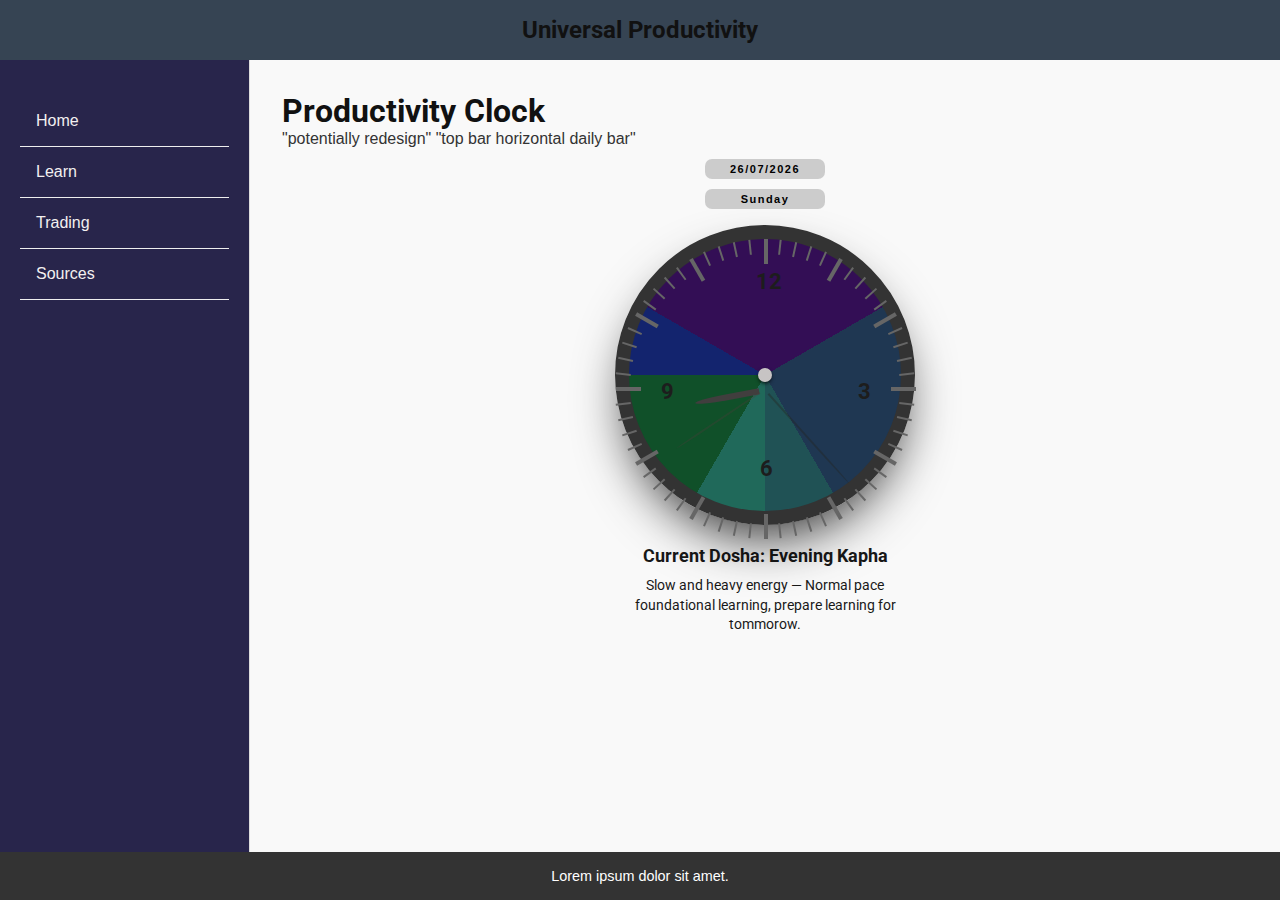
<file: home.html>
<!DOCTYPE html>
<html lang="en">
<head>
    <meta charset="UTF-8">
    <meta name="viewport" content="width=device-width, initial-scale=1.0">
    <title>Universal Productivity</title>
    <style>
        * { margin: 0; padding: 0; box-sizing: border-box; }
        body { font-family: Arial, sans-serif; background: #f4f4f4; color: #333; display: flex; flex-direction: column; min-height: 100vh; }
        
        /* Header: Fixed top, simple title */
        header { 
            background: #364453; color: white; padding: 1rem; text-align: center; box-shadow: 0 2px 4px rgba(0,0,0,0.1); 
        }
        header h1 { font-size: 1.5rem; }
        
        /* Main Layout: Flex for sidebar + content */
        .main-container { display: flex; flex: 1; overflow: hidden; }
        
        /* Sidebar: Collapsible nav, fixed width */
        nav.sidebar { 
            width: 250px; background: #28254b; border-right: 1px solid #ddd; transition: transform 0.3s; 
            overflow-y: auto; 
        }
        nav.sidebar ul { list-style: none; padding: 1rem 0; }
        nav.sidebar li { margin: 0; }
        nav.sidebar a { 
            display: block; padding: 1rem 1rem; color: #f3f0f0; text-decoration: none; border-bottom: 1px solid #eee; 
        }
        nav.sidebar a:hover { background: #f8f9fa; }
        nav.sidebar.collapsed { transform: translateX(-100%); }
        
        /* Toggle Button for Mobile */
        .toggle-btn { 
            display: none; background: #007bff; color: white; border: none; padding: 0.5rem; cursor: pointer; 
        }
        @media (max-width: 768px) { 
            .toggle-btn { display: block; position: fixed; top: 1rem; left: 1rem; z-index: 1000; }
            nav.sidebar { position: fixed; top: 0; left: 0; height: 100vh; z-index: 999; transform: translateX(-100%); }
            nav.sidebar.open { transform: translateX(0); }
            .main-container { margin-left: 0; }
        }
        
        /* Main Content: Flexible area for pages (e.g., journal grid) */
        main { 
            flex: 1; padding: 2rem; overflow-y: auto; background: #f9f9f9; 
        }
        main:empty::before { content: 'Select a page from sidebar or add content here (e.g., journal grid).'; color: #999; text-align: center; display: block; padding: 2rem; }
        
        /* Footer: Fixed bottom, process reminder */
        footer { 
            background: #333; color: white; text-align: center; padding: 1rem; font-size: 0.9rem; 
        }

        /* text margin */
        ul {
            margin: 20px
        }
    </style>
    <link rel="stylesheet" href="./analog clock/analog.css">
</head>
<body>
    <header>
        <h1>Universal Productivity</h1>
    </header>
    
    <button class="toggle-btn" onclick="toggleSidebar()">☰</button>
    
    <div class="main-container">
        <nav class="sidebar" id="sidebar">
            <ul>
                <li><a href="home.html">Home</a></li>
                <li><a href="learn.html">Learn</a></li>
                <li><a href="trading.html">Trading</a></li>
                <li><a href="sources.html">Sources</a></li>
                <!-- Add future pages here: <li><a href="new-page.html">New Page</a></li> -->
            </ul>
        </nav>
        
        <main>
            <h1>Productivity Clock</h1>
            <p>"potentially redesign" "top bar horizontal daily bar"</p>
          <div class="clock">

            <div>
              <div class="info date"></div>
              <div class="info day"></div>
            </div>

            <div class="dot"></div>

            <div>
              <div class="hour-hand"></div>
              <div class="minute-hand"></div>
              <div class="second-hand"></div>
            </div>

            <div>
              <span class="h3">3</span>
              <span class="h6">6</span>
              <span class="h9">9</span>
              <span class="h12">12</span>
            </div>

            <div class="diallines"></div>

          </div>

          <div class="dosha-info">
            <h3 id="currentDosha">Current Dosha: -</h3>
            <p id="doshaDescription"></p>
          </div>

          <script src="./analog clock/analog.js"></script>
        </main>
    </div>
    
    <footer>
        <p>Lorem ipsum dolor sit amet.</p>
    </footer>

    <script>
        function toggleSidebar() {
            const sidebar = document.getElementById('sidebar');
            sidebar.classList.toggle('open');
        }
        
        // Optional: Close sidebar on link click (mobile)
        document.querySelectorAll('nav a').forEach(link => {
            link.addEventListener('click', () => {
                if (window.innerWidth <= 768) toggleSidebar();
            });
        });
    </script>
</body>
</html>
</file>
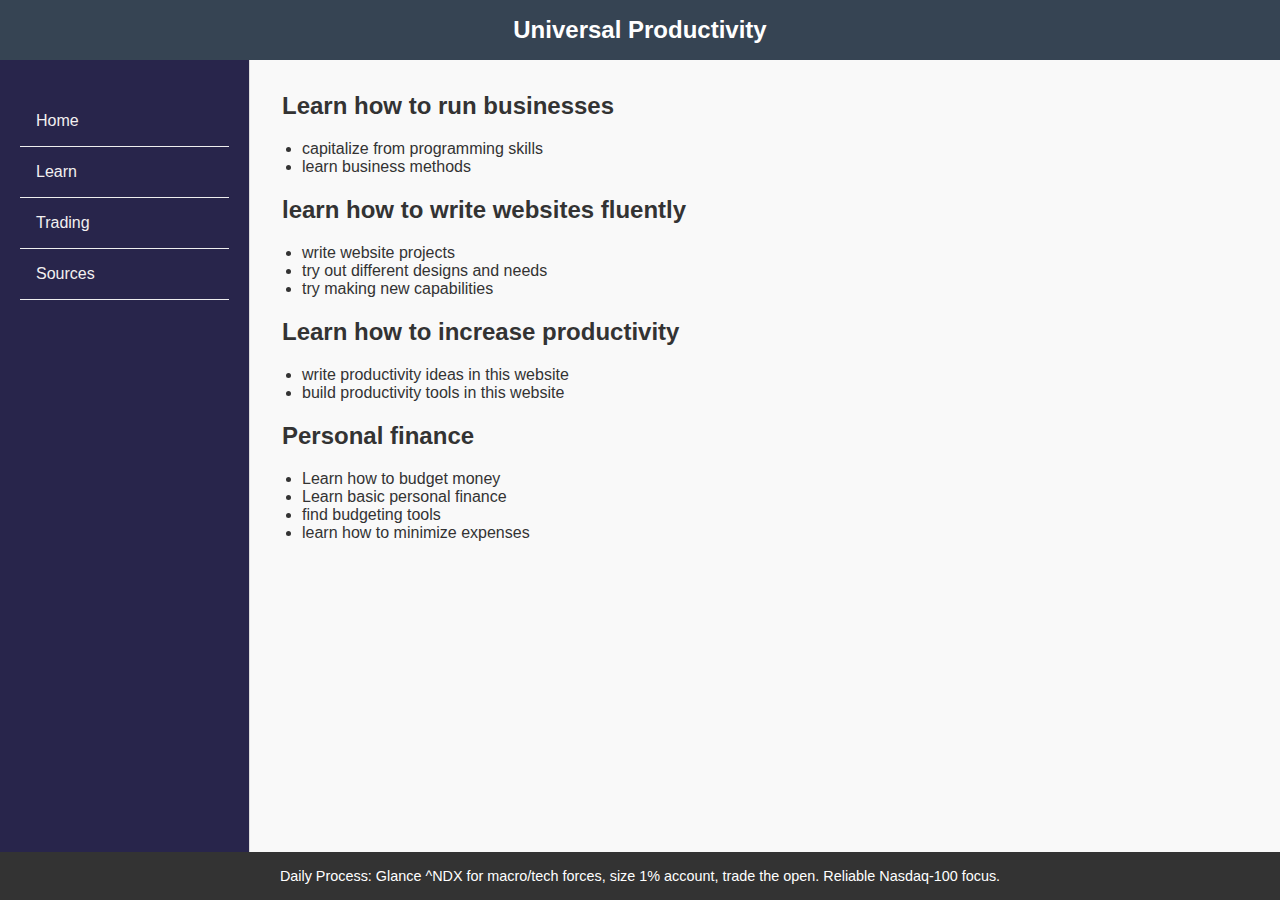
<file: learn.html>
<!DOCTYPE html>
<html lang="en">
<head>
    <meta charset="UTF-8">
    <meta name="viewport" content="width=device-width, initial-scale=1.0">
    <title>Universal Productivity</title>
    <style>
        * { margin: 0; padding: 0; box-sizing: border-box; }
        body { font-family: Arial, sans-serif; background: #f4f4f4; color: #333; display: flex; flex-direction: column; min-height: 100vh; }
        
        /* Header: Fixed top, simple title */
        header { 
            background: #364453; color: white; padding: 1rem; text-align: center; box-shadow: 0 2px 4px rgba(0,0,0,0.1); 
        }
        header h1 { font-size: 1.5rem; }
        
        /* Main Layout: Flex for sidebar + content */
        .main-container { display: flex; flex: 1; overflow: hidden; }
        
        /* Sidebar: Collapsible nav, fixed width */
        nav.sidebar { 
            width: 250px; background: #28254b; border-right: 1px solid #ddd; transition: transform 0.3s; 
            overflow-y: auto; 
        }
        nav.sidebar ul { list-style: none; padding: 1rem 0; }
        nav.sidebar li { margin: 0; }
        nav.sidebar a { 
            display: block; padding: 1rem 1rem; color: #f3f0f0; text-decoration: none; border-bottom: 1px solid #eee; 
        }
        nav.sidebar a:hover { background: #f8f9fa; }
        nav.sidebar.collapsed { transform: translateX(-100%); }
        
        /* Toggle Button for Mobile */
        .toggle-btn { 
            display: none; background: #007bff; color: white; border: none; padding: 0.5rem; cursor: pointer; 
        }
        @media (max-width: 768px) { 
            .toggle-btn { display: block; position: fixed; top: 1rem; left: 1rem; z-index: 1000; }
            nav.sidebar { position: fixed; top: 0; left: 0; height: 100vh; z-index: 999; transform: translateX(-100%); }
            nav.sidebar.open { transform: translateX(0); }
            .main-container { margin-left: 0; }
        }
        
        /* Main Content: Flexible area for pages (e.g., journal grid) */
        main { 
            flex: 1; padding: 2rem; overflow-y: auto; background: #f9f9f9; 
        }
        main:empty::before { content: 'Select a page from sidebar or add content here (e.g., journal grid).'; color: #999; text-align: center; display: block; padding: 2rem; }
        
        /* Footer: Fixed bottom, process reminder */
        footer { 
            background: #333; color: white; text-align: center; padding: 1rem; font-size: 0.9rem; 
        }

        /* text margin */
        ul {
            margin: 20px
        }
    </style>
</head>
<body>
    <header>
        <h1>Universal Productivity</h1>
    </header>
    
    <button class="toggle-btn" onclick="toggleSidebar()">☰</button>
    
    <div class="main-container">
        <nav class="sidebar" id="sidebar">
            <ul>
                <li><a href="home.html">Home</a></li>
                <li><a href="learn.html">Learn</a></li>
                <li><a href="trading.html">Trading</a></li>
                <li><a href="sources.html">Sources</a></li>
                <!-- Add future pages here: <li><a href="new-page.html">New Page</a></li> -->
            </ul>
        </nav>
        
        <main id="main-content">
            <section>
                <h2>Learn how to run businesses</h2>
                <ul>
                    <li>capitalize from programming skills</li>
                    <li>learn business methods</li>
                </ul>
            </section>

            <section>
                <h2>learn how to write websites fluently</h2>
                <ul>
                    <li>write website projects</li>
                    <li>try out different designs and needs</li>
                    <li>try making new capabilities</li>
                </ul>
            </section>

            <section>
                <h2>Learn how to increase productivity</h2>
                <ul>
                    <li>write productivity ideas in this website</li>
                    <li>build productivity tools in this website</li>
                </ul>
            </section>

            <section>
                <h2>Personal finance</h2>
                <ul>
                    <li>Learn how to budget money</li>
                    <li>Learn basic personal finance</li>
                    <li>find budgeting tools</li>
                    <li>learn how to minimize expenses</li>
                </ul>
            </section>
            
            

        </main>
    </div>
    
    <footer>
        <p>Daily Process: Glance ^NDX for macro/tech forces, size 1% account, trade the open. Reliable Nasdaq-100 focus.</p>
    </footer>

    <script>
        function toggleSidebar() {
            const sidebar = document.getElementById('sidebar');
            sidebar.classList.toggle('open');
        }
        
        // Optional: Close sidebar on link click (mobile)
        document.querySelectorAll('nav a').forEach(link => {
            link.addEventListener('click', () => {
                if (window.innerWidth <= 768) toggleSidebar();
            });
        });
    </script>
</body>
</html>
</file>
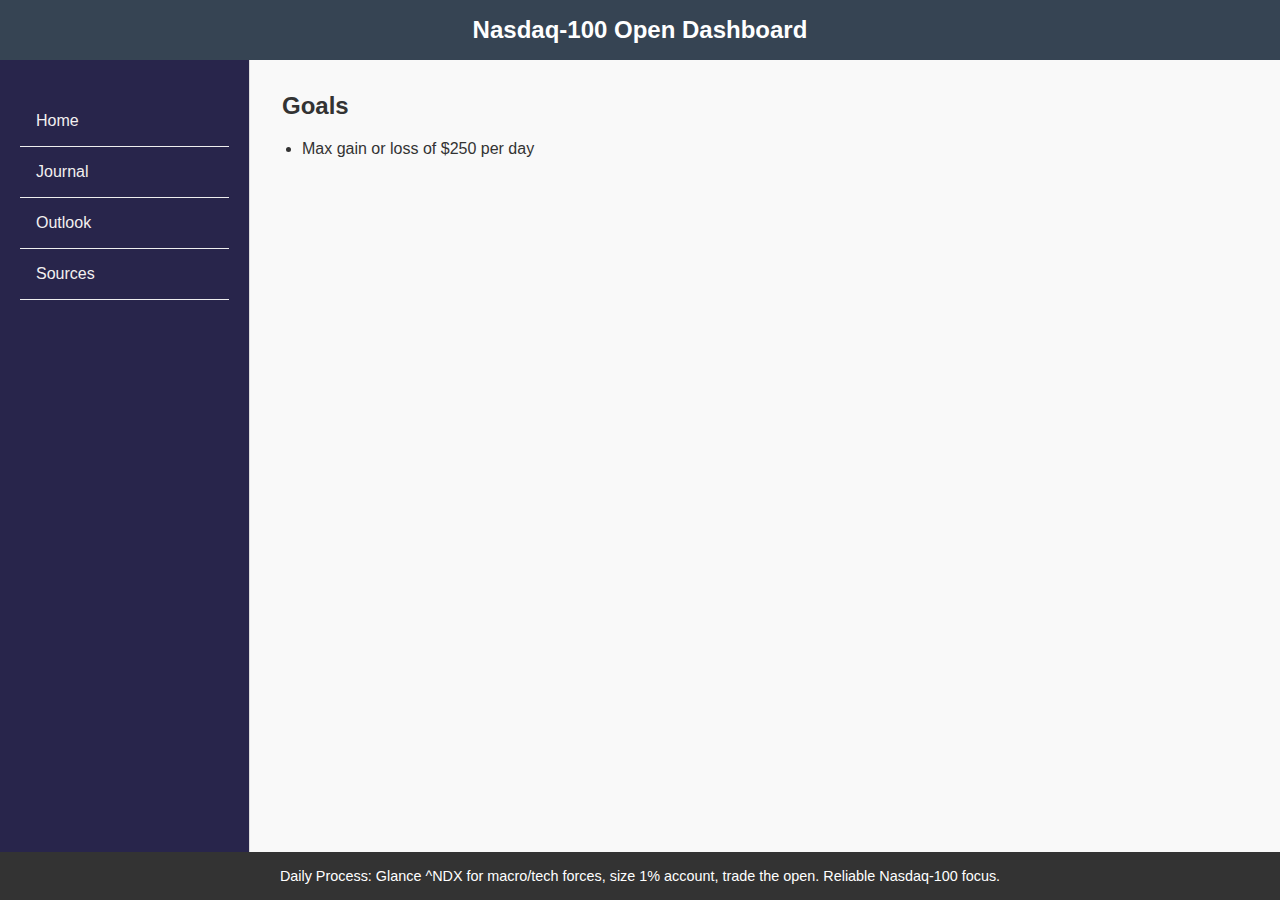
<file: outlook.html>
<!DOCTYPE html>
<html lang="en">
<head>
    <meta charset="UTF-8">
    <meta name="viewport" content="width=device-width, initial-scale=1.0">
    <title>Nasdaq-100 Open Dashboard</title>
    <style>
        * { margin: 0; padding: 0; box-sizing: border-box; }
        body { font-family: Arial, sans-serif; background: #f4f4f4; color: #333; display: flex; flex-direction: column; min-height: 100vh; }
        
        /* Header: Fixed top, simple title */
        header { 
            background: #364453; color: white; padding: 1rem; text-align: center; box-shadow: 0 2px 4px rgba(0,0,0,0.1); 
        }
        header h1 { font-size: 1.5rem; }
        
        /* Main Layout: Flex for sidebar + content */
        .main-container { display: flex; flex: 1; overflow: hidden; }
        
        /* Sidebar: Collapsible nav, fixed width */
        nav.sidebar { 
            width: 250px; background: #28254b; border-right: 1px solid #ddd; transition: transform 0.3s; 
            overflow-y: auto; 
        }
        nav.sidebar ul { list-style: none; padding: 1rem 0; }
        nav.sidebar li { margin: 0; }
        nav.sidebar a { 
            display: block; padding: 1rem 1rem; color: #f3f0f0; text-decoration: none; border-bottom: 1px solid #eee; 
        }
        nav.sidebar a:hover { background: #f8f9fa; }
        nav.sidebar.collapsed { transform: translateX(-100%); }
        
        /* Toggle Button for Mobile */
        .toggle-btn { 
            display: none; background: #007bff; color: white; border: none; padding: 0.5rem; cursor: pointer; 
        }
        @media (max-width: 768px) { 
            .toggle-btn { display: block; position: fixed; top: 1rem; left: 1rem; z-index: 1000; }
            nav.sidebar { position: fixed; top: 0; left: 0; height: 100vh; z-index: 999; transform: translateX(-100%); }
            nav.sidebar.open { transform: translateX(0); }
            .main-container { margin-left: 0; }
        }
        
        /* Main Content: Flexible area for pages (e.g., journal grid) */
        main { 
            flex: 1; padding: 2rem; overflow-y: auto; background: #f9f9f9; 
        }
        main:empty::before { content: 'Select a page from sidebar or add content here (e.g., journal grid).'; color: #999; text-align: center; display: block; padding: 2rem; }
        
        /* Footer: Fixed bottom, process reminder */
        footer { 
            background: #333; color: white; text-align: center; padding: 1rem; font-size: 0.9rem; 
        }

        /* text margin */
        ul {
            margin: 20px
        }
    </style>
</head>
<body>
    <header>
        <h1>Nasdaq-100 Open Dashboard</h1>
    </header>
    
    <button class="toggle-btn" onclick="toggleSidebar()">☰</button>
    
    <div class="main-container">
        <nav class="sidebar" id="sidebar">
            <ul>
                <li><a href="index.html">Home</a></li>
                <li><a href="journal.html">Journal</a></li>
                <li><a href="outlook.html">Outlook</a></li>
                <li><a href="sources.html">Sources</a></li>
                <!-- Add future pages here: <li><a href="new-page.html">New Page</a></li> -->
            </ul>
        </nav>
        
        <main id="main-content">
            <section>
                <h2>Goals</h2>
                <ul>
                    <li>Max gain or loss of $250 per day</li>
            </section>
            
            

        </main>
    </div>
    
    <footer>
        <p>Daily Process: Glance ^NDX for macro/tech forces, size 1% account, trade the open. Reliable Nasdaq-100 focus.</p>
    </footer>

    <script>
        function toggleSidebar() {
            const sidebar = document.getElementById('sidebar');
            sidebar.classList.toggle('open');
        }
        
        // Optional: Close sidebar on link click (mobile)
        document.querySelectorAll('nav a').forEach(link => {
            link.addEventListener('click', () => {
                if (window.innerWidth <= 768) toggleSidebar();
            });
        });
    </script>
</body>
</html>
</file>
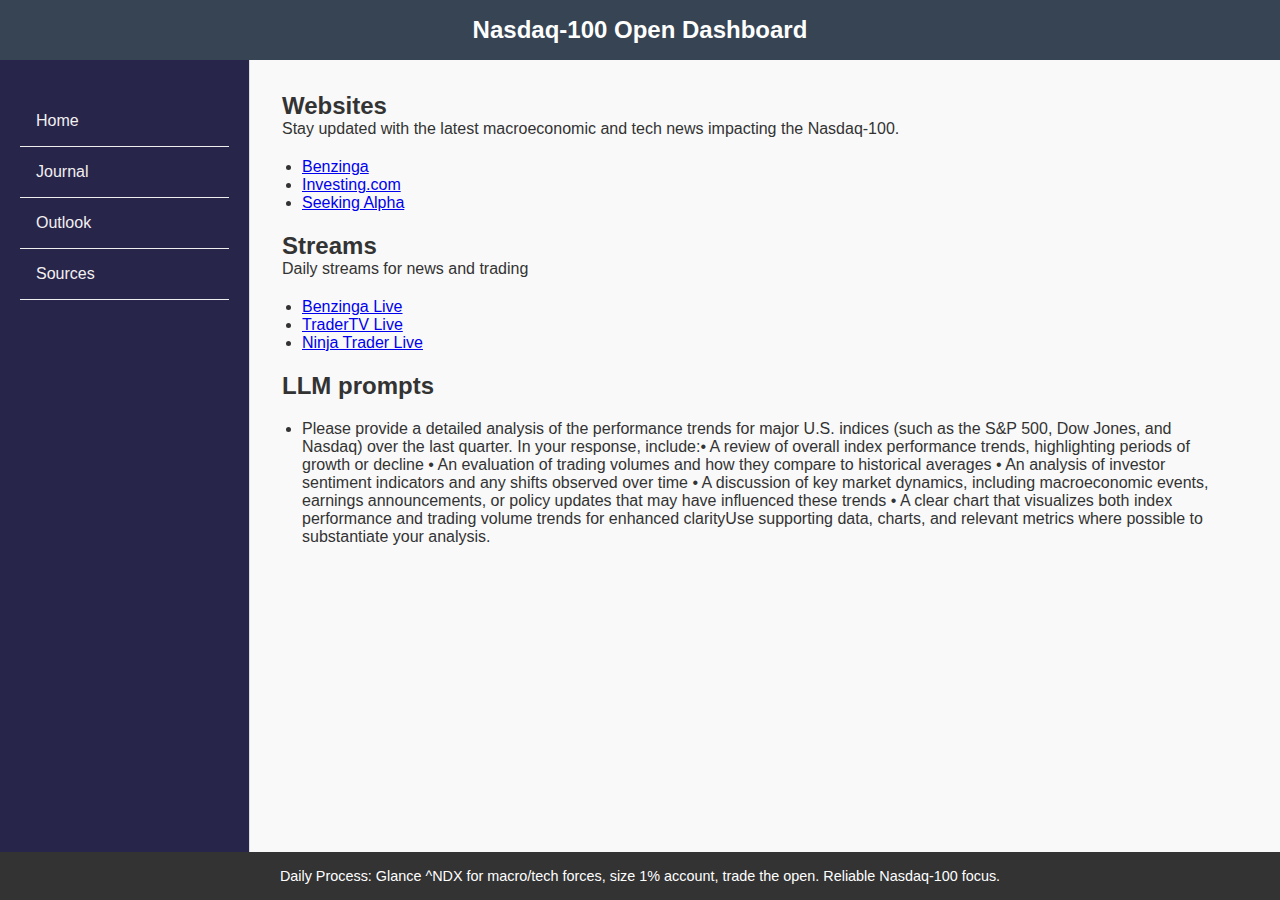
<file: sources.html>
<!DOCTYPE html>
<html lang="en">
<head>
    <meta charset="UTF-8">
    <meta name="viewport" content="width=device-width, initial-scale=1.0">
    <title>Nasdaq-100 Open Dashboard</title>
    <style>
        * { margin: 0; padding: 0; box-sizing: border-box; }
        body { font-family: Arial, sans-serif; background: #f4f4f4; color: #333; display: flex; flex-direction: column; min-height: 100vh; }
        
        /* Header: Fixed top, simple title */
        header { 
            background: #364453; color: white; padding: 1rem; text-align: center; box-shadow: 0 2px 4px rgba(0,0,0,0.1); 
        }
        header h1 { font-size: 1.5rem; }
        
        /* Main Layout: Flex for sidebar + content */
        .main-container { display: flex; flex: 1; overflow: hidden; }
        
        /* Sidebar: Collapsible nav, fixed width */
        nav.sidebar { 
            width: 250px; background: #28254b; border-right: 1px solid #ddd; transition: transform 0.3s; 
            overflow-y: auto; 
        }
        nav.sidebar ul { list-style: none; padding: 1rem 0; }
        nav.sidebar li { margin: 0; }
        nav.sidebar a { 
            display: block; padding: 1rem 1rem; color: #f3f0f0; text-decoration: none; border-bottom: 1px solid #eee; 
        }
        nav.sidebar a:hover { background: #f8f9fa; }
        nav.sidebar.collapsed { transform: translateX(-100%); }
        
        /* Toggle Button for Mobile */
        .toggle-btn { 
            display: none; background: #007bff; color: white; border: none; padding: 0.5rem; cursor: pointer; 
        }
        @media (max-width: 768px) { 
            .toggle-btn { display: block; position: fixed; top: 1rem; left: 1rem; z-index: 1000; }
            nav.sidebar { position: fixed; top: 0; left: 0; height: 100vh; z-index: 999; transform: translateX(-100%); }
            nav.sidebar.open { transform: translateX(0); }
            .main-container { margin-left: 0; }
        }
        
        /* Main Content: Flexible area for pages (e.g., journal grid) */
        main { 
            flex: 1; padding: 2rem; overflow-y: auto; background: #f9f9f9; 
        }
        main:empty::before { content: 'Select a page from sidebar or add content here (e.g., journal grid).'; color: #999; text-align: center; display: block; padding: 2rem; }
        
        /* Footer: Fixed bottom, process reminder */
        footer { 
            background: #333; color: white; text-align: center; padding: 1rem; font-size: 0.9rem; 
        }

        /* text margin */
        ul {
            margin: 20px
        }
    </style>
</head>
<body>
    <header>
        <h1>Nasdaq-100 Open Dashboard</h1>
    </header>
    
    <button class="toggle-btn" onclick="toggleSidebar()">☰</button>
    
    <div class="main-container">
        <nav class="sidebar" id="sidebar">
            <ul>
                <li><a href="index.html">Home</a></li>
                <li><a href="journal.html">Journal</a></li>
                <li><a href="outlook.html">Outlook</a></li>
                <li><a href="sources.html">Sources</a></li>
                <!-- Add future pages here: <li><a href="new-page.html">New Page</a></li> -->
            </ul>
        </nav>
        
        <main id="main-content">
            <section>
                <h2>Websites</h2>
                <p>Stay updated with the latest macroeconomic and tech news impacting the Nasdaq-100.</p>
                <ul>
                    <li><a href="https://www.benzinga.com/" target="_blank">Benzinga</a></li>
                    <li><a href="https://www.investing.com/" target="_blank">Investing.com</a></li>
                    <li><a href="https://seekingalpha.com/" target="_blank">Seeking Alpha</a></li>
                </ul>
            </section>
            
            <section>
                <h2>Streams</h2>
                <p>Daily streams for news and trading</p>
                <ul>
                    <li><a href="https://www.youtube.com/@Benzinga" target="_blank">Benzinga Live</a></li>
                    <li><a href="https://www.youtube.com/@TraderTVLive" target="_blank">TraderTV Live</a></li>
                    <li><a href="https://www.youtube.com/@NinjaTrader" target="_blank">Ninja Trader Live</a></li>
                </ul>
            </section>
            <section>
                <h2>LLM prompts</h2>
                <ul>
                    <li>Please provide a detailed analysis of the performance trends for major U.S. indices (such as the S&P 500, Dow Jones, and Nasdaq) over the last quarter. In your response, include:• A review of overall index performance trends, highlighting periods of growth or decline  • An evaluation of trading volumes and how they compare to historical averages  • An analysis of investor sentiment indicators and any shifts observed over time  • A discussion of key market dynamics, including macroeconomic events, earnings announcements, or policy updates that may have influenced these trends  • A clear chart that visualizes both index performance and trading volume trends for enhanced clarityUse supporting data, charts, and relevant metrics where possible to substantiate your analysis.</li>
                </ul>
            </section>
           

            

        </main>
    </div>
    
    <footer>
        <p>Daily Process: Glance ^NDX for macro/tech forces, size 1% account, trade the open. Reliable Nasdaq-100 focus.</p>
    </footer>

    <script>
        function toggleSidebar() {
            const sidebar = document.getElementById('sidebar');
            sidebar.classList.toggle('open');
        }
        
        // Optional: Close sidebar on link click (mobile)
        document.querySelectorAll('nav a').forEach(link => {
            link.addEventListener('click', () => {
                if (window.innerWidth <= 768) toggleSidebar();
            });
        });
    </script>
</body>
</html>
</file>
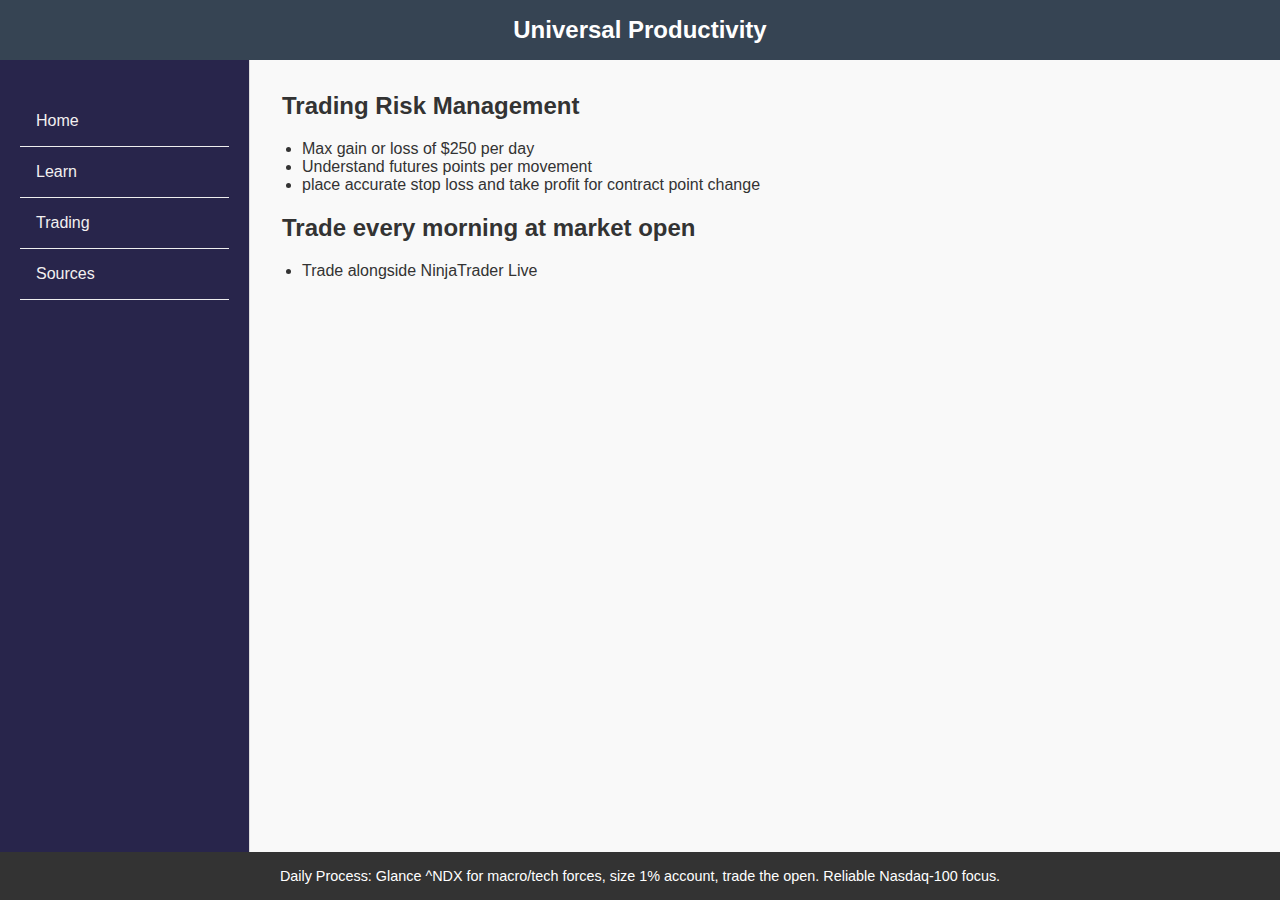
<file: trading.html>
<!DOCTYPE html>
<html lang="en">
<head>
    <meta charset="UTF-8">
    <meta name="viewport" content="width=device-width, initial-scale=1.0">
    <title>Universal Productivity</title>
    <style>
        * { margin: 0; padding: 0; box-sizing: border-box; }
        body { font-family: Arial, sans-serif; background: #f4f4f4; color: #333; display: flex; flex-direction: column; min-height: 100vh; }
        
        /* Header: Fixed top, simple title */
        header { 
            background: #364453; color: white; padding: 1rem; text-align: center; box-shadow: 0 2px 4px rgba(0,0,0,0.1); 
        }
        header h1 { font-size: 1.5rem; }
        
        /* Main Layout: Flex for sidebar + content */
        .main-container { display: flex; flex: 1; overflow: hidden; }
        
        /* Sidebar: Collapsible nav, fixed width */
        nav.sidebar { 
            width: 250px; background: #28254b; border-right: 1px solid #ddd; transition: transform 0.3s; 
            overflow-y: auto; 
        }
        nav.sidebar ul { list-style: none; padding: 1rem 0; }
        nav.sidebar li { margin: 0; }
        nav.sidebar a { 
            display: block; padding: 1rem 1rem; color: #f3f0f0; text-decoration: none; border-bottom: 1px solid #eee; 
        }
        nav.sidebar a:hover { background: #f8f9fa; }
        nav.sidebar.collapsed { transform: translateX(-100%); }
        
        /* Toggle Button for Mobile */
        .toggle-btn { 
            display: none; background: #007bff; color: white; border: none; padding: 0.5rem; cursor: pointer; 
        }
        @media (max-width: 768px) { 
            .toggle-btn { display: block; position: fixed; top: 1rem; left: 1rem; z-index: 1000; }
            nav.sidebar { position: fixed; top: 0; left: 0; height: 100vh; z-index: 999; transform: translateX(-100%); }
            nav.sidebar.open { transform: translateX(0); }
            .main-container { margin-left: 0; }
        }
        
        /* Main Content: Flexible area for pages (e.g., journal grid) */
        main { 
            flex: 1; padding: 2rem; overflow-y: auto; background: #f9f9f9; 
        }
        main:empty::before { content: 'Select a page from sidebar or add content here (e.g., journal grid).'; color: #999; text-align: center; display: block; padding: 2rem; }
        
        /* Footer: Fixed bottom, process reminder */
        footer { 
            background: #333; color: white; text-align: center; padding: 1rem; font-size: 0.9rem; 
        }

        /* text margin */
        ul {
            margin: 20px
        }
    </style>
</head>
<body>
    <header>
        <h1>Universal Productivity</h1>
    </header>
    
    <button class="toggle-btn" onclick="toggleSidebar()">☰</button>
    
    <div class="main-container">
        <nav class="sidebar" id="sidebar">
            <ul>
                <li><a href="home.html">Home</a></li>
                <li><a href="learn.html">Learn</a></li>
                <li><a href="trading.html">Trading</a></li>
                <li><a href="sources.html">Sources</a></li>
                <!-- Add future pages here: <li><a href="new-page.html">New Page</a></li> -->
            </ul>
        </nav>
        
        <main id="main-content">
            <section>
                <h2>Trading Risk Management</h2>
                <ul>
                    <li>Max gain or loss of $250 per day</li>
                    <li>Understand futures points per movement</li>
                    <li>place accurate stop loss and take profit for contract point change</li>
                </ul>
            </section>

            <section>
                <h2>Trade every morning at market open</h2>
                <ul>
                    <li>Trade alongside NinjaTrader Live</li>
                </ul>
            </section>
            
            

        </main>
    </div>
    
    <footer>
        <p>Daily Process: Glance ^NDX for macro/tech forces, size 1% account, trade the open. Reliable Nasdaq-100 focus.</p>
    </footer>

    <script>
        function toggleSidebar() {
            const sidebar = document.getElementById('sidebar');
            sidebar.classList.toggle('open');
        }
        
        // Optional: Close sidebar on link click (mobile)
        document.querySelectorAll('nav a').forEach(link => {
            link.addEventListener('click', () => {
                if (window.innerWidth <= 768) toggleSidebar();
            });
        });
    </script>
</body>
</html>
</file>
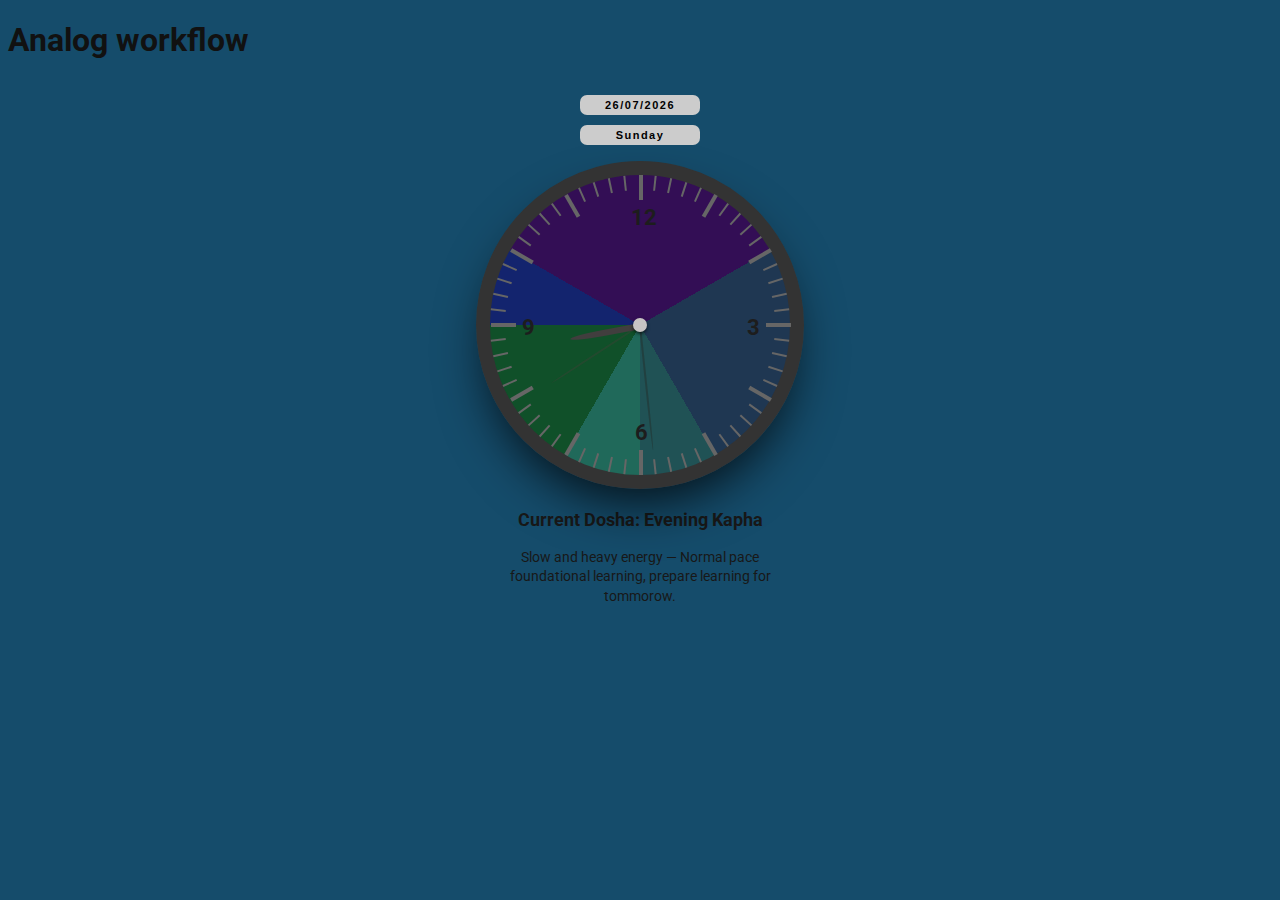
<file: analog clock/analog.html>
<!DOCTYPE html>
<html lang="en">

<head>
  <meta charset="UTF-8">
  <meta name="viewport" content="width=device-width, initial-scale=1.0">
  <title>Document</title>
  <link rel="stylesheet" href="./analog.css">
</head>

<body>
  <header>
    <h1>Analog workflow</h1>
  </header>

  <main>

    <div class="clock">

      <div>
        <div class="info date"></div>
        <div class="info day"></div>
      </div>

      <div class="dot"></div>

      <div>
        <div class="hour-hand"></div>
        <div class="minute-hand"></div>
        <div class="second-hand"></div>
      </div>

      <div>
        <span class="h3">3</span>
        <span class="h6">6</span>
        <span class="h9">9</span>
        <span class="h12">12</span>
      </div>

      <div class="diallines"></div>

    </div>

    <div class="dosha-info">
      <h3 id="currentDosha">Current Dosha: -</h3>
      <p id="doshaDescription"></p>
    </div>

    <script src="./analog.js"></script>
  </main>

  <footer>

  </footer>
</body>

</html>
</file>
<file: analog clock/analog.css>
@import url('https://fonts.googleapis.com/css2?family=Roboto:ital,wght@0,100..900;1,100..900&display=swap');

.clock {
  background: #ececec;
  width: 300px;
  height: 300px;
  margin: 8% auto 0;
  border-radius: 50%;
  border: 14px solid #333;
  position: relative;
  box-shadow: 0 2vw 4vw -1vw rgba(0, 0, 0, 0.8);
}

body {
  background-color: #379dc5;
  /* Light gray, for example */
}

h1 {
  font-family: "Roboto", sans-serif;
  color: #111111;
}

.dot {
  width: 14px;
  height: 14px;
  border-radius: 50%;
  background: #c7c4c4;
  top: 0;
  left: 0;
  right: 0;
  bottom: 0;
  margin: auto;
  position: absolute;
  z-index: 10;
  box-shadow: 0 2px 4px -1px black;
}

.hour-hand {
  position: absolute;
  z-index: 5;
  width: 6px;
  height: 65px;
  background: #413e3e;
  top: 79px;
  transform-origin: 50% 72px;
  left: 50%;
  margin-left: -2px;
  border-top-left-radius: 50%;
  border-top-right-radius: 50%;
}

.minute-hand {
  position: absolute;
  z-index: 6;
  width: 2px;
  height: 100px;
  background: #4e3b3b4d;
  top: 46px;
  left: 50%;
  margin-left: -2px;
  border-top-left-radius: 50%;
  border-top-right-radius: 50%;
  transform-origin: 50% 105px;
}

.second-hand {
  position: absolute;
  z-index: 7;
  width: 2px;
  height: 120px;
  background: rgba(36, 35, 30, 0.37);
  top: 26px;
  lefT: 50%;
  margin-left: -1px;
  border-top-left-radius: 50%;
  border-top-right-radius: 50%;
  transform-origin: 50% 125px;
}

span {
  display: inline-block;
  position: absolute;
  color: #1d1d1d;
  font-size: 22px;
  font-family: "Roboto", sans-serif;
  font-weight: 700;
  z-index: 4;
}

.h12 {
  top: 30px;
  left: 50%;
  margin-left: -9px;
}

.h3 {
  top: 140px;
  right: 30px;
}

.h6 {
  bottom: 30px;
  left: 50%;
  margin-left: -5px;
}

.h9 {
  left: 32px;
  top: 140px;
}

.diallines {
  position: absolute;
  z-index: 2;
  width: 2px;
  height: 15px;
  background: #666;
  left: 50%;
  margin-left: -1px;
  transform-origin: 50% 150px;
}

.diallines:nth-of-type(5n) {
  position: absolute;
  z-index: 2;
  width: 4px;
  height: 25px;
  background: #666;
  left: 50%;
  margin-left: -1px;
  transform-origin: 50% 150px;
}

.info {
  position: absolute;
  width: 120px;
  height: 20px;
  border-radius: 7px;
  background: #ccc;
  text-align: center;
  line-height: 20px;
  color: #000;
  font-size: 11px;
  top: 200px;
  left: 50%;
  margin-left: -60px;
  font-family: "Arial";
  font-weight: 700;
  z-index: 3;
  letter-spacing: 1.5px;
  margin-left: -60px;
  left: 50%;
}

.date {
  top: -80px;
}

.day {
  top: -50px;
}

/* --- DOSHA OVERLAY --- */
.dosha-overlay {
  position: absolute;
  width: 100%;
  height: 100%;
  border-radius: 50%;
  top: 0;
  left: 0;
  z-index: 1;
  overflow: hidden;
}

.dosha-overlay div {
  position: absolute;
  width: 50%;
  height: 100%;
  transform-origin: 100% 50%;
  clip-path: polygon(100% 50%, 0 0, 0 100%);
  opacity: 0.25;
}

/* Dosha Colors */
.kapha {
  background-color: #4CAF50;
  /* Green */
  transform: rotate(180deg);
  /* 6:00 to 10:00 */
}

.pitta {
  background-color: #FF5722;
  /* Orange */
  transform: rotate(300deg);
  /* 10:00 to 2:00 */
}

.vata {
  background-color: #3F51B5;
  /* Blue */
  transform: rotate(60deg);
  /* 2:00 to 6:00 */
}

/* Current Dosha Text */
.dosha-now {
  text-align: center;
  font-size: 14px;
  font-weight: bold;
  font-family: "Roboto", sans-serif;
  margin-top: 15px;
  color: #1a1a1a;
  letter-spacing: 1px;
}

.dosha-info {
  text-align: center;
  margin-top: 20px;
  font-family: "Roboto", sans-serif;
  color: #181818;
}

#currentDosha {
  font-size: 18px;
  font-weight: bold;
}

#doshaDescription {
  font-size: 14px;
  max-width: 280px;
  margin: 10px auto 0;
  line-height: 1.4em;
}
</file>
